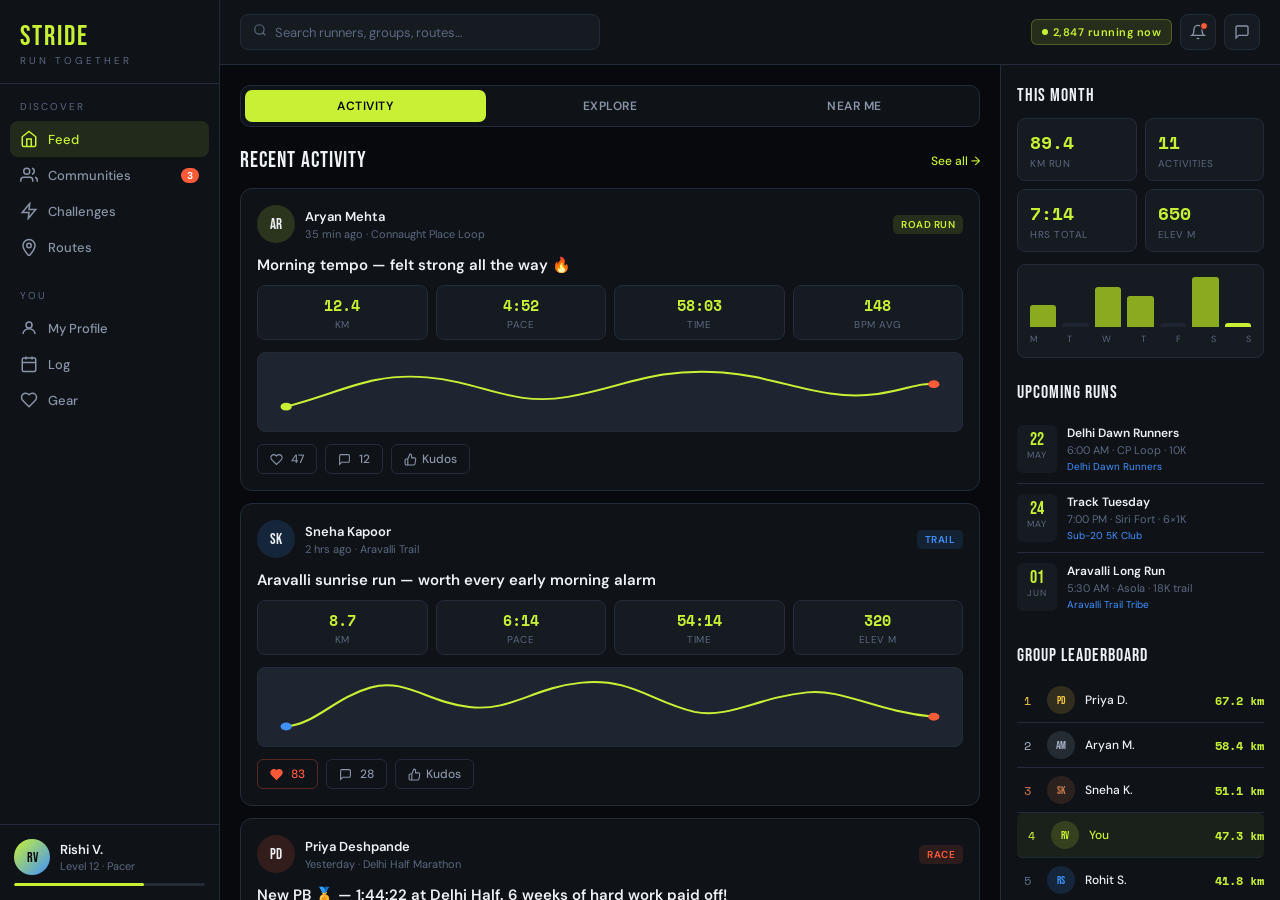
<file: stride.html>
<!DOCTYPE html>
<html lang="en">
<head>
<meta charset="UTF-8">
<meta name="viewport" content="width=device-width, initial-scale=1.0">
<title>STRIDE — Run Together</title>
<link rel="preconnect" href="https://fonts.googleapis.com">
<link href="https://fonts.googleapis.com/css2?family=Bebas+Neue&family=DM+Sans:wght@300;400;500;600&family=Space+Mono:wght@400;700&display=swap" rel="stylesheet">
<style>
  *{margin:0;padding:0;box-sizing:border-box;}
  :root{
    --bg:#07090C;
    --surface:#0F1318;
    --surface2:#161B22;
    --surface3:#1E2430;
    --border:#232B38;
    --lime:#C8F135;
    --lime-dim:#8AAA1F;
    --coral:#FF5B38;
    --blue:#3F91FF;
    --text:#EDF0F4;
    --muted:#5C6780;
    --muted2:#8A93A8;
    --font-display:'Bebas Neue',sans-serif;
    --font-body:'DM Sans',sans-serif;
    --font-mono:'Space Mono',monospace;
  }
  html{font-family:var(--font-body);background:var(--bg);color:var(--text);font-size:14px;min-height:100vh;}
  body{display:flex;height:100vh;overflow:hidden;}

  /* SCROLLBAR */
  ::-webkit-scrollbar{width:4px;}
  ::-webkit-scrollbar-track{background:transparent;}
  ::-webkit-scrollbar-thumb{background:var(--border);border-radius:4px;}

  /* SIDEBAR LEFT */
  .sidebar{width:220px;min-width:220px;background:var(--surface);border-right:1px solid var(--border);display:flex;flex-direction:column;padding:0;overflow:hidden;}
  .logo{padding:20px 20px 16px;border-bottom:1px solid var(--border);}
  .logo-text{font-family:var(--font-display);font-size:28px;letter-spacing:2px;color:var(--lime);}
  .logo-sub{font-size:10px;color:var(--muted);letter-spacing:3px;text-transform:uppercase;margin-top:1px;}
  .nav{padding:12px 10px;flex:1;overflow-y:auto;}
  .nav-section{margin-bottom:20px;}
  .nav-label{font-size:10px;letter-spacing:2px;color:var(--muted);text-transform:uppercase;padding:4px 10px 8px;}
  .nav-item{display:flex;align-items:center;gap:10px;padding:9px 10px;border-radius:8px;cursor:pointer;transition:all 0.15s;color:var(--muted2);font-size:13px;font-weight:500;position:relative;}
  .nav-item:hover{background:var(--surface2);color:var(--text);}
  .nav-item.active{background:rgba(200,241,53,0.1);color:var(--lime);}
  .nav-item .nav-icon{width:18px;height:18px;display:flex;align-items:center;justify-content:center;flex-shrink:0;}
  .nav-item .badge{margin-left:auto;background:var(--coral);color:#fff;font-size:10px;font-weight:700;padding:1px 6px;border-radius:10px;}
  .nav-item.active .nav-icon svg{stroke:var(--lime);}
  .profile-card{padding:14px;border-top:1px solid var(--border);}
  .profile-row{display:flex;align-items:center;gap:10px;}
  .avatar{width:36px;height:36px;border-radius:50%;background:linear-gradient(135deg,#C8F135 0%,#3F91FF 100%);display:flex;align-items:center;justify-content:center;font-family:var(--font-display);font-size:14px;color:#07090C;flex-shrink:0;}
  .profile-name{font-size:13px;font-weight:600;color:var(--text);}
  .profile-level{font-size:11px;color:var(--muted);margin-top:1px;}
  .xp-bar{margin-top:8px;background:var(--border);border-radius:4px;height:3px;overflow:hidden;}
  .xp-fill{height:100%;width:68%;background:var(--lime);border-radius:4px;}

  /* MAIN */
  .main{flex:1;display:flex;flex-direction:column;overflow:hidden;}
  .topbar{display:flex;align-items:center;gap:12px;padding:14px 20px;border-bottom:1px solid var(--border);background:var(--surface);}
  .search-box{flex:1;max-width:360px;background:var(--surface2);border:1px solid var(--border);border-radius:8px;padding:8px 12px;display:flex;align-items:center;gap:8px;}
  .search-box input{background:transparent;border:none;outline:none;color:var(--text);font-family:var(--font-body);font-size:13px;width:100%;}
  .search-box input::placeholder{color:var(--muted);}
  .search-icon svg{width:14px;height:14px;stroke:var(--muted);flex-shrink:0;}
  .topbar-actions{margin-left:auto;display:flex;align-items:center;gap:8px;}
  .icon-btn{width:36px;height:36px;background:var(--surface2);border:1px solid var(--border);border-radius:8px;display:flex;align-items:center;justify-content:center;cursor:pointer;transition:0.15s;}
  .icon-btn:hover{background:var(--surface3);}
  .icon-btn svg{width:16px;height:16px;stroke:var(--muted2);}
  .notif-dot{position:relative;}
  .notif-dot::after{content:'';position:absolute;top:7px;right:7px;width:6px;height:6px;background:var(--coral);border-radius:50%;border:1.5px solid var(--surface);}
  .live-badge{background:rgba(200,241,53,0.12);border:1px solid rgba(200,241,53,0.25);color:var(--lime);font-size:11px;font-weight:600;padding:5px 10px;border-radius:6px;letter-spacing:0.5px;display:flex;align-items:center;gap:5px;}
  .live-dot{width:6px;height:6px;background:var(--lime);border-radius:50%;animation:pulse 1.5s infinite;}
  @keyframes pulse{0%,100%{opacity:1;}50%{opacity:0.3;}}

  .content-area{flex:1;display:flex;overflow:hidden;}

  /* FEED COLUMN */
  .feed-col{flex:1;overflow-y:auto;padding:20px;}
  .tabs{display:flex;gap:4px;margin-bottom:20px;background:var(--surface);border:1px solid var(--border);border-radius:10px;padding:4px;}
  .tab{flex:1;text-align:center;padding:8px;border-radius:7px;font-size:12px;font-weight:600;letter-spacing:0.5px;cursor:pointer;transition:0.15s;color:var(--muted2);text-transform:uppercase;}
  .tab.active{background:var(--lime);color:#07090C;}
  .tab:hover:not(.active){color:var(--text);background:var(--surface2);}
  .section-header{display:flex;align-items:center;justify-content:space-between;margin-bottom:14px;}
  .section-title{font-family:var(--font-display);font-size:22px;letter-spacing:1px;color:var(--text);}
  .see-all{font-size:12px;color:var(--lime);cursor:pointer;font-weight:500;}

  /* ACTIVITY CARD */
  .activity-card{background:var(--surface);border:1px solid var(--border);border-radius:12px;padding:16px;margin-bottom:12px;transition:0.2s;cursor:pointer;}
  .activity-card:hover{border-color:rgba(200,241,53,0.3);background:var(--surface2);}
  .ac-header{display:flex;align-items:center;gap:10px;margin-bottom:12px;}
  .ac-avatar{width:38px;height:38px;border-radius:50%;object-fit:cover;flex-shrink:0;}
  .ac-avatar-placeholder{width:38px;height:38px;border-radius:50%;display:flex;align-items:center;justify-content:center;font-family:var(--font-display);font-size:15px;flex-shrink:0;}
  .ac-name{font-size:13px;font-weight:600;color:var(--text);}
  .ac-meta{font-size:11px;color:var(--muted);margin-top:2px;}
  .ac-badge{margin-left:auto;font-size:10px;padding:3px 8px;border-radius:5px;font-weight:600;text-transform:uppercase;letter-spacing:0.5px;}
  .badge-run{background:rgba(200,241,53,0.12);color:var(--lime);}
  .badge-trail{background:rgba(63,145,255,0.12);color:var(--blue);}
  .badge-race{background:rgba(255,91,56,0.12);color:var(--coral);}
  .ac-title{font-size:15px;font-weight:600;color:var(--text);margin-bottom:10px;}
  .ac-stats{display:grid;grid-template-columns:repeat(4,1fr);gap:8px;margin-bottom:12px;}
  .stat-pill{background:var(--surface2);border:1px solid var(--border);border-radius:8px;padding:8px 10px;text-align:center;}
  .stat-val{font-family:var(--font-mono);font-size:15px;font-weight:700;color:var(--lime);}
  .stat-lbl{font-size:10px;color:var(--muted);text-transform:uppercase;letter-spacing:0.5px;margin-top:2px;}
  .map-preview{background:var(--surface3);border-radius:8px;height:80px;display:flex;align-items:center;justify-content:center;overflow:hidden;position:relative;margin-bottom:12px;border:1px solid var(--border);}
  .map-svg{width:100%;height:100%;}
  .ac-actions{display:flex;align-items:center;gap:8px;}
  .action-btn{display:flex;align-items:center;gap:5px;padding:6px 12px;border-radius:6px;border:1px solid var(--border);background:transparent;color:var(--muted2);font-family:var(--font-body);font-size:12px;font-weight:500;cursor:pointer;transition:0.15s;}
  .action-btn:hover{background:var(--surface2);color:var(--text);}
  .action-btn.liked{color:var(--coral);border-color:rgba(255,91,56,0.3);}
  .action-btn svg{width:13px;height:13px;stroke:currentColor;}
  .action-btn span{margin-left:3px;}

  /* GROUPS */
  .group-grid{display:grid;grid-template-columns:1fr 1fr;gap:12px;margin-bottom:20px;}
  .group-card{background:var(--surface);border:1px solid var(--border);border-radius:12px;padding:14px;cursor:pointer;transition:0.2s;position:relative;overflow:hidden;}
  .group-card:hover{border-color:rgba(200,241,53,0.3);}
  .group-card::before{content:'';position:absolute;top:0;left:0;right:0;height:3px;}
  .group-card.g1::before{background:var(--lime);}
  .group-card.g2::before{background:var(--blue);}
  .group-card.g3::before{background:var(--coral);}
  .group-card.g4::before{background:#B57BFF;}
  .group-name{font-size:14px;font-weight:600;color:var(--text);margin-bottom:4px;}
  .group-desc{font-size:11px;color:var(--muted);margin-bottom:10px;line-height:1.5;}
  .group-footer{display:flex;align-items:center;justify-content:space-between;}
  .member-count{font-size:11px;color:var(--muted2);display:flex;align-items:center;gap:4px;}
  .member-count svg{width:12px;height:12px;stroke:var(--muted2);}
  .join-btn{font-size:11px;font-weight:600;padding:4px 10px;border-radius:5px;border:none;cursor:pointer;transition:0.15s;}
  .join-btn.join{background:rgba(200,241,53,0.12);color:var(--lime);}
  .join-btn.join:hover{background:rgba(200,241,53,0.2);}
  .join-btn.joined{background:var(--surface3);color:var(--muted2);}
  .next-run{background:rgba(200,241,53,0.08);border:1px solid rgba(200,241,53,0.15);border-radius:6px;padding:6px 8px;margin-top:8px;font-size:10px;color:var(--lime-dim);}
  .next-run strong{color:var(--lime);}

  /* CHALLENGES */
  .challenge-card{background:var(--surface);border:1px solid var(--border);border-radius:12px;padding:16px;margin-bottom:12px;display:flex;gap:14px;align-items:flex-start;cursor:pointer;transition:0.2s;}
  .challenge-card:hover{border-color:rgba(200,241,53,0.3);}
  .challenge-icon{width:46px;height:46px;border-radius:10px;display:flex;align-items:center;justify-content:center;flex-shrink:0;font-size:22px;}
  .ci-lime{background:rgba(200,241,53,0.12);}
  .ci-blue{background:rgba(63,145,255,0.12);}
  .ci-coral{background:rgba(255,91,56,0.12);}
  .challenge-content{flex:1;}
  .challenge-name{font-size:14px;font-weight:600;color:var(--text);margin-bottom:3px;}
  .challenge-desc{font-size:11px;color:var(--muted);margin-bottom:10px;line-height:1.5;}
  .challenge-progress{margin-bottom:8px;}
  .progress-bar{background:var(--surface3);border-radius:4px;height:5px;overflow:hidden;margin-top:4px;}
  .progress-fill{height:100%;border-radius:4px;background:var(--lime);}
  .progress-label{display:flex;justify-content:space-between;font-size:10px;color:var(--muted);}
  .progress-label span:last-child{color:var(--lime);font-weight:600;}
  .challenge-meta{display:flex;align-items:center;gap:10px;}
  .ch-meta-item{font-size:11px;color:var(--muted2);display:flex;align-items:center;gap:3px;}
  .ch-meta-item svg{width:11px;height:11px;stroke:var(--muted2);}
  .accept-btn{padding:5px 12px;border-radius:6px;border:none;cursor:pointer;font-family:var(--font-body);font-size:11px;font-weight:600;transition:0.15s;}
  .accept-btn.accept{background:var(--lime);color:#07090C;}
  .accept-btn.accept:hover{background:#D4F570;}
  .accept-btn.in{background:var(--surface3);color:var(--muted2);}

  /* RIGHT PANEL */
  .right-panel{width:280px;min-width:280px;border-left:1px solid var(--border);background:var(--surface);overflow-y:auto;padding:20px 16px;}
  .rp-section{margin-bottom:24px;}
  .rp-title{font-family:var(--font-display);font-size:18px;letter-spacing:1px;margin-bottom:12px;color:var(--text);}
  .stat-row{display:grid;grid-template-columns:1fr 1fr;gap:8px;margin-bottom:12px;}
  .stat-box{background:var(--surface2);border:1px solid var(--border);border-radius:8px;padding:10px 12px;}
  .stat-box .val{font-family:var(--font-mono);font-size:18px;font-weight:700;color:var(--lime);}
  .stat-box .lbl{font-size:10px;color:var(--muted);text-transform:uppercase;letter-spacing:0.5px;margin-top:2px;}
  .weekly-chart{background:var(--surface2);border:1px solid var(--border);border-radius:8px;padding:12px;}
  .chart-bars{display:flex;align-items:flex-end;gap:6px;height:50px;margin-bottom:6px;}
  .bar{flex:1;border-radius:3px 3px 0 0;background:var(--surface3);transition:0.2s;cursor:pointer;min-height:4px;}
  .bar:hover{filter:brightness(1.2);}
  .bar.active{background:var(--lime);}
  .bar.partial{background:var(--lime-dim);}
  .chart-labels{display:flex;justify-content:space-between;font-size:9px;color:var(--muted);}
  .integrations{display:flex;flex-direction:column;gap:8px;}
  .integration-row{display:flex;align-items:center;gap:10px;padding:10px 12px;background:var(--surface2);border:1px solid var(--border);border-radius:8px;cursor:pointer;transition:0.15s;}
  .integration-row:hover{border-color:var(--muted);}
  .int-logo{width:28px;height:28px;border-radius:6px;display:flex;align-items:center;justify-content:center;font-size:12px;font-weight:700;flex-shrink:0;}
  .int-strava{background:#FC4C02;color:#fff;}
  .int-garmin{background:#007CC3;color:#fff;}
  .int-polar{background:#D2051E;color:#fff;}
  .int-info{flex:1;}
  .int-name{font-size:12px;font-weight:600;color:var(--text);}
  .int-status{font-size:10px;margin-top:1px;}
  .status-connected{color:var(--lime);}
  .status-connect{color:var(--muted);}
  .int-arrow svg{width:14px;height:14px;stroke:var(--muted);}
  .upcoming-run{display:flex;gap:10px;padding:10px 0;border-bottom:1px solid var(--border);}
  .upcoming-run:last-child{border-bottom:none;}
  .ur-date{text-align:center;background:var(--surface2);border-radius:6px;padding:6px 10px;min-width:40px;}
  .ur-day{font-family:var(--font-display);font-size:18px;line-height:1;color:var(--lime);}
  .ur-mon{font-size:9px;color:var(--muted);text-transform:uppercase;letter-spacing:1px;}
  .ur-info{flex:1;}
  .ur-name{font-size:12px;font-weight:600;color:var(--text);}
  .ur-details{font-size:11px;color:var(--muted);margin-top:2px;}
  .ur-group{font-size:10px;color:var(--blue);margin-top:3px;}

  /* LEADERBOARD */
  .lb-row{display:flex;align-items:center;gap:10px;padding:8px 0;border-bottom:1px solid var(--border);}
  .lb-row:last-child{border-bottom:none;}
  .lb-rank{font-family:var(--font-mono);font-size:12px;color:var(--muted);width:20px;text-align:center;flex-shrink:0;}
  .lb-rank.gold{color:#F5C842;}
  .lb-rank.silver{color:#A8B4C8;}
  .lb-rank.bronze{color:#CD7C4D;}
  .lb-av{width:28px;height:28px;border-radius:50%;display:flex;align-items:center;justify-content:center;font-family:var(--font-display);font-size:11px;flex-shrink:0;}
  .lb-name{flex:1;font-size:12px;font-weight:500;color:var(--text);}
  .lb-val{font-family:var(--font-mono);font-size:12px;color:var(--lime);font-weight:700;}

  /* PANEL VISIBILITY */
  .panel{display:none;}
  .panel.active{display:block;}

  /* ROUTE MAP SVG TRAIL */
  .trail-path{stroke:var(--lime);stroke-width:2;fill:none;stroke-linecap:round;stroke-linejoin:round;}
  .trail-dot{fill:var(--lime);}
  .trail-dot-end{fill:var(--coral);}

  /* TOOLTIPS on bars */
  .chart-bars .bar[data-val]{position:relative;}

  /* ANIMATION */
  @keyframes fadeIn{from{opacity:0;transform:translateY(8px);}to{opacity:1;transform:translateY(0);}}
  .activity-card,.group-card,.challenge-card{animation:fadeIn 0.3s ease both;}

  /* NOTIFICATION TOAST */
  .toast{position:fixed;bottom:24px;right:24px;background:var(--surface2);border:1px solid var(--lime);border-radius:10px;padding:12px 16px;display:flex;align-items:center;gap:10px;font-size:12px;color:var(--text);z-index:100;transform:translateY(20px);opacity:0;transition:0.3s;pointer-events:none;max-width:260px;}
  .toast.show{transform:translateY(0);opacity:1;}
  .toast-icon{color:var(--lime);font-size:18px;}
</style>
</head>
<body>

<!-- SIDEBAR -->
<aside class="sidebar">
  <div class="logo">
    <div class="logo-text">STRIDE</div>
    <div class="logo-sub">Run Together</div>
  </div>
  <nav class="nav">
    <div class="nav-section">
      <div class="nav-label">Discover</div>
      <div class="nav-item active" data-tab="feed" onclick="switchNav(this,'feed')">
        <span class="nav-icon"><svg viewBox="0 0 24 24" fill="none" stroke="currentColor" stroke-width="2"><path d="M3 9l9-7 9 7v11a2 2 0 0 1-2 2H5a2 2 0 0 1-2-2z"/><polyline points="9 22 9 12 15 12 15 22"/></svg></span>
        Feed
      </div>
      <div class="nav-item" data-tab="groups" onclick="switchNav(this,'groups')">
        <span class="nav-icon"><svg viewBox="0 0 24 24" fill="none" stroke="currentColor" stroke-width="2"><path d="M17 21v-2a4 4 0 0 0-4-4H5a4 4 0 0 0-4 4v2"/><circle cx="9" cy="7" r="4"/><path d="M23 21v-2a4 4 0 0 0-3-3.87"/><path d="M16 3.13a4 4 0 0 1 0 7.75"/></svg></span>
        Communities
        <span class="badge">3</span>
      </div>
      <div class="nav-item" data-tab="challenges" onclick="switchNav(this,'challenges')">
        <span class="nav-icon"><svg viewBox="0 0 24 24" fill="none" stroke="currentColor" stroke-width="2"><polygon points="13 2 3 14 12 14 11 22 21 10 12 10 13 2"/></svg></span>
        Challenges
      </div>
      <div class="nav-item" onclick="showToast('Routes feature coming soon!')">
        <span class="nav-icon"><svg viewBox="0 0 24 24" fill="none" stroke="currentColor" stroke-width="2"><circle cx="12" cy="10" r="3"/><path d="M12 2a8 8 0 0 1 8 8c0 5.25-8 14-8 14S4 15.25 4 10a8 8 0 0 1 8-8z"/></svg></span>
        Routes
      </div>
    </div>
    <div class="nav-section">
      <div class="nav-label">You</div>
      <div class="nav-item" onclick="showToast('Profile page coming soon!')">
        <span class="nav-icon"><svg viewBox="0 0 24 24" fill="none" stroke="currentColor" stroke-width="2"><circle cx="12" cy="8" r="4"/><path d="M4 20c0-4 3.6-7 8-7s8 3 8 7"/></svg></span>
        My Profile
      </div>
      <div class="nav-item" onclick="showToast('Training log coming soon!')">
        <span class="nav-icon"><svg viewBox="0 0 24 24" fill="none" stroke="currentColor" stroke-width="2"><rect x="3" y="4" width="18" height="18" rx="2"/><line x1="16" y1="2" x2="16" y2="6"/><line x1="8" y1="2" x2="8" y2="6"/><line x1="3" y1="10" x2="21" y2="10"/></svg></span>
        Log
      </div>
      <div class="nav-item" onclick="showToast('Gear tracking coming soon!')">
        <span class="nav-icon"><svg viewBox="0 0 24 24" fill="none" stroke="currentColor" stroke-width="2"><path d="M19 14c1.49-1.46 3-3.21 3-5.5A5.5 5.5 0 0 0 16.5 3c-1.76 0-3 .5-4.5 2-1.5-1.5-2.74-2-4.5-2A5.5 5.5 0 0 0 2 8.5c0 2.3 1.5 4.05 3 5.5l7 7Z"/></svg></span>
        Gear
      </div>
    </div>
  </nav>
  <div class="profile-card">
    <div class="profile-row">
      <div class="avatar">RV</div>
      <div>
        <div class="profile-name">Rishi V.</div>
        <div class="profile-level">Level 12 · Pacer</div>
      </div>
    </div>
    <div class="xp-bar"><div class="xp-fill"></div></div>
  </div>
</aside>

<!-- MAIN -->
<main class="main">
  <!-- TOPBAR -->
  <div class="topbar">
    <div class="search-box">
      <span class="search-icon"><svg viewBox="0 0 24 24" fill="none" stroke="currentColor" stroke-width="2"><circle cx="11" cy="11" r="8"/><line x1="21" y1="21" x2="16.65" y2="16.65"/></svg></span>
      <input type="text" placeholder="Search runners, groups, routes…" />
    </div>
    <div class="topbar-actions">
      <div class="live-badge"><span class="live-dot"></span> 2,847 running now</div>
      <div class="icon-btn notif-dot" onclick="showToast('You have 3 new notifications')">
        <svg viewBox="0 0 24 24" fill="none" stroke="currentColor" stroke-width="2"><path d="M18 8A6 6 0 0 0 6 8c0 7-3 9-3 9h18s-3-2-3-9"/><path d="M13.73 21a2 2 0 0 1-3.46 0"/></svg>
      </div>
      <div class="icon-btn" onclick="showToast('Messages coming soon!')">
        <svg viewBox="0 0 24 24" fill="none" stroke="currentColor" stroke-width="2"><path d="M21 15a2 2 0 0 1-2 2H7l-4 4V5a2 2 0 0 1 2-2h14a2 2 0 0 1 2 2z"/></svg>
      </div>
    </div>
  </div>

  <div class="content-area">
    <!-- FEED / PANELS -->
    <div class="feed-col">

      <!-- FEED PANEL -->
      <div id="panel-feed" class="panel active">
        <div class="tabs">
          <div class="tab active" onclick="switchTab(this,'feed')">Activity</div>
          <div class="tab" onclick="switchTab(this,'explore')">Explore</div>
          <div class="tab" onclick="switchTab(this,'local')">Near Me</div>
        </div>

        <div class="section-header">
          <div class="section-title">Recent Activity</div>
          <div class="see-all">See all →</div>
        </div>

        <!-- CARD 1 -->
        <div class="activity-card">
          <div class="ac-header">
            <div class="ac-avatar-placeholder" style="background:rgba(200,241,53,0.15);">AR</div>
            <div>
              <div class="ac-name">Aryan Mehta</div>
              <div class="ac-meta">35 min ago · Connaught Place Loop</div>
            </div>
            <div class="ac-badge badge-run">Road Run</div>
          </div>
          <div class="ac-title">Morning tempo — felt strong all the way 🔥</div>
          <div class="ac-stats">
            <div class="stat-pill"><div class="stat-val">12.4</div><div class="stat-lbl">km</div></div>
            <div class="stat-pill"><div class="stat-val">4:52</div><div class="stat-lbl">pace</div></div>
            <div class="stat-pill"><div class="stat-val">58:03</div><div class="stat-lbl">time</div></div>
            <div class="stat-pill"><div class="stat-val">148</div><div class="stat-lbl">bpm avg</div></div>
          </div>
          <div class="map-preview">
            <svg class="map-svg" viewBox="0 0 500 80" preserveAspectRatio="none">
              <path class="trail-path" d="M20,55 C60,40 80,20 120,25 C160,30 180,55 220,45 C260,35 280,15 330,20 C370,24 400,50 440,42 C460,38 470,30 480,32" stroke-dasharray="600" stroke-dashoffset="0"/>
              <circle class="trail-dot" cx="20" cy="55" r="4"/>
              <circle class="trail-dot-end" cx="480" cy="32" r="4"/>
            </svg>
          </div>
          <div class="ac-actions">
            <button class="action-btn" onclick="toggleLike(this)">
              <svg viewBox="0 0 24 24" fill="none" stroke="currentColor" stroke-width="2"><path d="M20.84 4.61a5.5 5.5 0 0 0-7.78 0L12 5.67l-1.06-1.06a5.5 5.5 0 0 0-7.78 7.78l1.06 1.06L12 21.23l7.78-7.78 1.06-1.06a5.5 5.5 0 0 0 0-7.78z"/></svg>
              <span>47</span>
            </button>
            <button class="action-btn" onclick="showToast('Comments coming soon!')">
              <svg viewBox="0 0 24 24" fill="none" stroke="currentColor" stroke-width="2"><path d="M21 15a2 2 0 0 1-2 2H7l-4 4V5a2 2 0 0 1 2-2h14a2 2 0 0 1 2 2z"/></svg>
              <span>12</span>
            </button>
            <button class="action-btn" onclick="showToast('Give a kudos to Aryan!')">
              <svg viewBox="0 0 24 24" fill="none" stroke="currentColor" stroke-width="2"><path d="M14 9V5a3 3 0 0 0-3-3l-4 9v11h11.28a2 2 0 0 0 2-1.7l1.38-9a2 2 0 0 0-2-2.3H14z"/><path d="M7 22H4a2 2 0 0 1-2-2v-7a2 2 0 0 1 2-2h3"/></svg>
              Kudos
            </button>
          </div>
        </div>

        <!-- CARD 2 -->
        <div class="activity-card">
          <div class="ac-header">
            <div class="ac-avatar-placeholder" style="background:rgba(63,145,255,0.15);">SK</div>
            <div>
              <div class="ac-name">Sneha Kapoor</div>
              <div class="ac-meta">2 hrs ago · Aravalli Trail</div>
            </div>
            <div class="ac-badge badge-trail">Trail</div>
          </div>
          <div class="ac-title">Aravalli sunrise run — worth every early morning alarm</div>
          <div class="ac-stats">
            <div class="stat-pill"><div class="stat-val">8.7</div><div class="stat-lbl">km</div></div>
            <div class="stat-pill"><div class="stat-val">6:14</div><div class="stat-lbl">pace</div></div>
            <div class="stat-pill"><div class="stat-val">54:14</div><div class="stat-lbl">time</div></div>
            <div class="stat-pill"><div class="stat-val">320</div><div class="stat-lbl">elev m</div></div>
          </div>
          <div class="map-preview">
            <svg class="map-svg" viewBox="0 0 500 80" preserveAspectRatio="none">
              <path class="trail-path" d="M20,60 C40,58 55,30 80,20 C105,10 120,35 150,40 C180,45 195,20 230,15 C265,10 280,35 310,45 C335,52 355,30 390,25 C415,21 440,45 480,50" stroke-dasharray="600" stroke-dashoffset="0" stroke="#3F91FF"/>
              <circle cx="20" cy="60" r="4" fill="#3F91FF"/>
              <circle cx="480" cy="50" r="4" fill="#FF5B38"/>
            </svg>
          </div>
          <div class="ac-actions">
            <button class="action-btn liked" onclick="toggleLike(this)">
              <svg viewBox="0 0 24 24" fill="currentColor" stroke="currentColor" stroke-width="2"><path d="M20.84 4.61a5.5 5.5 0 0 0-7.78 0L12 5.67l-1.06-1.06a5.5 5.5 0 0 0-7.78 7.78l1.06 1.06L12 21.23l7.78-7.78 1.06-1.06a5.5 5.5 0 0 0 0-7.78z"/></svg>
              <span>83</span>
            </button>
            <button class="action-btn" onclick="showToast('Comments coming soon!')">
              <svg viewBox="0 0 24 24" fill="none" stroke="currentColor" stroke-width="2"><path d="M21 15a2 2 0 0 1-2 2H7l-4 4V5a2 2 0 0 1 2-2h14a2 2 0 0 1 2 2z"/></svg>
              <span>28</span>
            </button>
            <button class="action-btn" onclick="showToast('Kudos sent to Sneha!')">
              <svg viewBox="0 0 24 24" fill="none" stroke="currentColor" stroke-width="2"><path d="M14 9V5a3 3 0 0 0-3-3l-4 9v11h11.28a2 2 0 0 0 2-1.7l1.38-9a2 2 0 0 0-2-2.3H14z"/><path d="M7 22H4a2 2 0 0 1-2-2v-7a2 2 0 0 1 2-2h3"/></svg>
              Kudos
            </button>
          </div>
        </div>

        <!-- CARD 3 RACE -->
        <div class="activity-card">
          <div class="ac-header">
            <div class="ac-avatar-placeholder" style="background:rgba(255,91,56,0.15);">PD</div>
            <div>
              <div class="ac-name">Priya Deshpande</div>
              <div class="ac-meta">Yesterday · Delhi Half Marathon</div>
            </div>
            <div class="ac-badge badge-race">Race</div>
          </div>
          <div class="ac-title">New PB 🏅 — 1:44:22 at Delhi Half. 6 weeks of hard work paid off!</div>
          <div class="ac-stats">
            <div class="stat-pill"><div class="stat-val">21.1</div><div class="stat-lbl">km</div></div>
            <div class="stat-pill"><div class="stat-val">4:58</div><div class="stat-lbl">pace</div></div>
            <div class="stat-pill"><div class="stat-val">1:44</div><div class="stat-lbl">time</div></div>
            <div class="stat-pill"><div class="stat-val">162</div><div class="stat-lbl">bpm avg</div></div>
          </div>
          <div class="ac-actions">
            <button class="action-btn" onclick="toggleLike(this)">
              <svg viewBox="0 0 24 24" fill="none" stroke="currentColor" stroke-width="2"><path d="M20.84 4.61a5.5 5.5 0 0 0-7.78 0L12 5.67l-1.06-1.06a5.5 5.5 0 0 0-7.78 7.78l1.06 1.06L12 21.23l7.78-7.78 1.06-1.06a5.5 5.5 0 0 0 0-7.78z"/></svg>
              <span>241</span>
            </button>
            <button class="action-btn" onclick="showToast('Comments coming soon!')">
              <svg viewBox="0 0 24 24" fill="none" stroke="currentColor" stroke-width="2"><path d="M21 15a2 2 0 0 1-2 2H7l-4 4V5a2 2 0 0 1 2-2h14a2 2 0 0 1 2 2z"/></svg>
              <span>64</span>
            </button>
            <button class="action-btn" onclick="showToast('Kudos sent to Priya! Amazing PB!')">
              <svg viewBox="0 0 24 24" fill="none" stroke="currentColor" stroke-width="2"><path d="M14 9V5a3 3 0 0 0-3-3l-4 9v11h11.28a2 2 0 0 0 2-1.7l1.38-9a2 2 0 0 0-2-2.3H14z"/><path d="M7 22H4a2 2 0 0 1-2-2v-7a2 2 0 0 1 2-2h3"/></svg>
              Kudos
            </button>
          </div>
        </div>
      </div>

      <!-- GROUPS PANEL -->
      <div id="panel-groups" class="panel">
        <div class="section-header">
          <div class="section-title">Communities</div>
          <div class="see-all" onclick="showToast('Create your own group!')">+ Create Group</div>
        </div>
        <div class="group-grid">
          <div class="group-card g1" onclick="showToast('Joined Delhi Dawn Runners!')">
            <div class="group-name">Delhi Dawn Runners</div>
            <div class="group-desc">6AM crew. Connaught Place to Lodhi Garden. All paces welcome.</div>
            <div class="next-run"><strong>Next run:</strong> Tomorrow 6:00 AM · CP Loop</div>
            <div class="group-footer" style="margin-top:10px;">
              <div class="member-count"><svg viewBox="0 0 24 24" fill="none" stroke="currentColor" stroke-width="2"><path d="M17 21v-2a4 4 0 0 0-4-4H5a4 4 0 0 0-4 4v2"/><circle cx="9" cy="7" r="4"/><path d="M23 21v-2a4 4 0 0 0-3-3.87"/><path d="M16 3.13a4 4 0 0 1 0 7.75"/></svg>847 members</div>
              <button class="join-btn joined" onclick="event.stopPropagation();toggleJoin(this)">✓ Joined</button>
            </div>
          </div>
          <div class="group-card g2" onclick="showToast('Viewing Aravalli Trail Tribe!')">
            <div class="group-name">Aravalli Trail Tribe</div>
            <div class="group-desc">Weekend trail runs in the Aravalli range. Mud, elevation, and chai after.</div>
            <div class="next-run"><strong>Next run:</strong> Sat 5:30 AM · Asola Trail</div>
            <div class="group-footer" style="margin-top:10px;">
              <div class="member-count"><svg viewBox="0 0 24 24" fill="none" stroke="currentColor" stroke-width="2"><path d="M17 21v-2a4 4 0 0 0-4-4H5a4 4 0 0 0-4 4v2"/><circle cx="9" cy="7" r="4"/><path d="M23 21v-2a4 4 0 0 0-3-3.87"/><path d="M16 3.13a4 4 0 0 1 0 7.75"/></svg>413 members</div>
              <button class="join-btn join" onclick="event.stopPropagation();toggleJoin(this)">+ Join</button>
            </div>
          </div>
          <div class="group-card g3" onclick="showToast('Viewing Sub-20 5K Club!')">
            <div class="group-name">Sub-20 5K Club</div>
            <div class="group-desc">Speedwork, intervals, track sessions. Chasing sub-20 together. Data-driven training.</div>
            <div class="next-run"><strong>Next run:</strong> Fri 7:00 PM · Siri Fort Track</div>
            <div class="group-footer" style="margin-top:10px;">
              <div class="member-count"><svg viewBox="0 0 24 24" fill="none" stroke="currentColor" stroke-width="2"><path d="M17 21v-2a4 4 0 0 0-4-4H5a4 4 0 0 0-4 4v2"/><circle cx="9" cy="7" r="4"/><path d="M23 21v-2a4 4 0 0 0-3-3.87"/><path d="M16 3.13a4 4 0 0 1 0 7.75"/></svg>228 members</div>
              <button class="join-btn join" onclick="event.stopPropagation();toggleJoin(this)">+ Join</button>
            </div>
          </div>
          <div class="group-card g4" onclick="showToast('Viewing Ultrarunners NCR!')">
            <div class="group-name">Ultrarunners NCR</div>
            <div class="group-desc">50K and beyond. Long slow distances, midnight runs, and suffering together.</div>
            <div class="group-footer" style="margin-top:10px;">
              <div class="member-count"><svg viewBox="0 0 24 24" fill="none" stroke="currentColor" stroke-width="2"><path d="M17 21v-2a4 4 0 0 0-4-4H5a4 4 0 0 0-4 4v2"/><circle cx="9" cy="7" r="4"/><path d="M23 21v-2a4 4 0 0 0-3-3.87"/><path d="M16 3.13a4 4 0 0 1 0 7.75"/></svg>96 members</div>
              <button class="join-btn join" onclick="event.stopPropagation();toggleJoin(this)">+ Join</button>
            </div>
          </div>
        </div>
      </div>

      <!-- CHALLENGES PANEL -->
      <div id="panel-challenges" class="panel">
        <div class="section-header">
          <div class="section-title">Active Challenges</div>
          <div class="see-all" onclick="showToast('All challenges page coming soon!')">Browse all</div>
        </div>

        <div class="challenge-card">
          <div class="challenge-icon ci-lime">⚡</div>
          <div class="challenge-content">
            <div style="display:flex;justify-content:space-between;align-items:flex-start">
              <div class="challenge-name">May 150K Challenge</div>
              <button class="accept-btn in" onclick="showToast('Already enrolled in this challenge!')">In Progress</button>
            </div>
            <div class="challenge-desc">Run 150km this month. Any pace, any surface. Just keep moving.</div>
            <div class="challenge-progress">
              <div class="progress-label"><span>89.4 km done</span><span>150 km</span></div>
              <div class="progress-bar"><div class="progress-fill" style="width:60%"></div></div>
            </div>
            <div class="challenge-meta">
              <span class="ch-meta-item"><svg viewBox="0 0 24 24" fill="none" stroke="currentColor" stroke-width="2"><rect x="3" y="4" width="18" height="18" rx="2"/><line x1="16" y1="2" x2="16" y2="6"/><line x1="8" y1="2" x2="8" y2="6"/><line x1="3" y1="10" x2="21" y2="10"/></svg>10 days left</span>
              <span class="ch-meta-item"><svg viewBox="0 0 24 24" fill="none" stroke="currentColor" stroke-width="2"><path d="M17 21v-2a4 4 0 0 0-4-4H5a4 4 0 0 0-4 4v2"/><circle cx="9" cy="7" r="4"/><path d="M23 21v-2a4 4 0 0 0-3-3.87"/></svg>1,284 runners</span>
              <span class="ch-meta-item" style="color:var(--lime);font-weight:600;">🏆 Rank #142</span>
            </div>
          </div>
        </div>

        <div class="challenge-card">
          <div class="challenge-icon ci-blue">🌅</div>
          <div class="challenge-content">
            <div style="display:flex;justify-content:space-between;align-items:flex-start">
              <div class="challenge-name">10 Sunrise Runs</div>
              <button class="accept-btn in" onclick="showToast('6 more sunrise runs to go!')">In Progress</button>
            </div>
            <div class="challenge-desc">Log 10 runs that start before 7 AM. Any distance counts. Early birds win.</div>
            <div class="challenge-progress">
              <div class="progress-label"><span>4 of 10 runs</span><span>10 runs</span></div>
              <div class="progress-bar"><div class="progress-fill" style="width:40%;background:var(--blue)"></div></div>
            </div>
            <div class="challenge-meta">
              <span class="ch-meta-item"><svg viewBox="0 0 24 24" fill="none" stroke="currentColor" stroke-width="2"><rect x="3" y="4" width="18" height="18" rx="2"/><line x1="16" y1="2" x2="16" y2="6"/><line x1="8" y1="2" x2="8" y2="6"/><line x1="3" y1="10" x2="21" y2="10"/></svg>No deadline</span>
              <span class="ch-meta-item"><svg viewBox="0 0 24 24" fill="none" stroke="currentColor" stroke-width="2"><path d="M17 21v-2a4 4 0 0 0-4-4H5a4 4 0 0 0-4 4v2"/><circle cx="9" cy="7" r="4"/><path d="M23 21v-2a4 4 0 0 0-3-3.87"/></svg>562 runners</span>
            </div>
          </div>
        </div>

        <div class="challenge-card">
          <div class="challenge-icon ci-coral">🏃</div>
          <div class="challenge-content">
            <div style="display:flex;justify-content:space-between;align-items:flex-start">
              <div class="challenge-name">Sub-5 Pace Week</div>
              <button class="accept-btn accept" onclick="acceptChallenge(this)">Accept</button>
            </div>
            <div class="challenge-desc">Log at least 3 runs under 5:00/km pace in a single week. Speed test yourself.</div>
            <div class="challenge-meta" style="margin-top:8px;">
              <span class="ch-meta-item"><svg viewBox="0 0 24 24" fill="none" stroke="currentColor" stroke-width="2"><rect x="3" y="4" width="18" height="18" rx="2"/><line x1="16" y1="2" x2="16" y2="6"/><line x1="8" y1="2" x2="8" y2="6"/><line x1="3" y1="10" x2="21" y2="10"/></svg>Starts Mon</span>
              <span class="ch-meta-item"><svg viewBox="0 0 24 24" fill="none" stroke="currentColor" stroke-width="2"><path d="M17 21v-2a4 4 0 0 0-4-4H5a4 4 0 0 0-4 4v2"/><circle cx="9" cy="7" r="4"/><path d="M23 21v-2a4 4 0 0 0-3-3.87"/></svg>89 runners</span>
              <span class="ch-meta-item" style="color:var(--coral);">🔥 New this week</span>
            </div>
          </div>
        </div>

        <div class="challenge-card">
          <div class="challenge-icon" style="background:rgba(181,123,255,0.12);">🤝</div>
          <div class="challenge-content">
            <div style="display:flex;justify-content:space-between;align-items:flex-start">
              <div class="challenge-name">Group Relay — Delhi Edition</div>
              <button class="accept-btn accept" onclick="acceptChallenge(this)">Join Team</button>
            </div>
            <div class="challenge-desc">Team of 5 splits a 100km relay. Sign up, get matched, run your leg. Happening 8 Jun.</div>
            <div class="challenge-meta" style="margin-top:8px;">
              <span class="ch-meta-item"><svg viewBox="0 0 24 24" fill="none" stroke="currentColor" stroke-width="2"><rect x="3" y="4" width="18" height="18" rx="2"/><line x1="16" y1="2" x2="16" y2="6"/><line x1="8" y1="2" x2="8" y2="6"/><line x1="3" y1="10" x2="21" y2="10"/></svg>Jun 8</span>
              <span class="ch-meta-item"><svg viewBox="0 0 24 24" fill="none" stroke="currentColor" stroke-width="2"><path d="M17 21v-2a4 4 0 0 0-4-4H5a4 4 0 0 0-4 4v2"/><circle cx="9" cy="7" r="4"/><path d="M23 21v-2a4 4 0 0 0-3-3.87"/></svg>12 teams, 3 open spots</span>
            </div>
          </div>
        </div>
      </div>

    </div><!-- end feed-col -->

    <!-- RIGHT PANEL -->
    <aside class="right-panel">

      <!-- MY STATS -->
      <div class="rp-section">
        <div class="rp-title">This Month</div>
        <div class="stat-row">
          <div class="stat-box"><div class="val">89.4</div><div class="lbl">km run</div></div>
          <div class="stat-box"><div class="val">11</div><div class="lbl">activities</div></div>
          <div class="stat-box"><div class="val">7:14</div><div class="lbl">hrs total</div></div>
          <div class="stat-box"><div class="val">650</div><div class="lbl">elev m</div></div>
        </div>
        <div class="weekly-chart">
          <div class="chart-bars" id="chartBars"></div>
          <div class="chart-labels" id="chartLabels"></div>
        </div>
      </div>

      <!-- UPCOMING RUNS -->
      <div class="rp-section">
        <div class="rp-title">Upcoming Runs</div>
        <div class="upcoming-run">
          <div class="ur-date"><div class="ur-day">22</div><div class="ur-mon">May</div></div>
          <div class="ur-info">
            <div class="ur-name">Delhi Dawn Runners</div>
            <div class="ur-details">6:00 AM · CP Loop · 10K</div>
            <div class="ur-group">Delhi Dawn Runners</div>
          </div>
        </div>
        <div class="upcoming-run">
          <div class="ur-date"><div class="ur-day">24</div><div class="ur-mon">May</div></div>
          <div class="ur-info">
            <div class="ur-name">Track Tuesday</div>
            <div class="ur-details">7:00 PM · Siri Fort · 6×1K</div>
            <div class="ur-group">Sub-20 5K Club</div>
          </div>
        </div>
        <div class="upcoming-run">
          <div class="ur-date"><div class="ur-day">01</div><div class="ur-mon">Jun</div></div>
          <div class="ur-info">
            <div class="ur-name">Aravalli Long Run</div>
            <div class="ur-details">5:30 AM · Asola · 18K trail</div>
            <div class="ur-group">Aravalli Trail Tribe</div>
          </div>
        </div>
      </div>

      <!-- WEEKLY LEADERBOARD -->
      <div class="rp-section">
        <div class="rp-title">Group Leaderboard</div>
        <div id="leaderboard">
          <div class="lb-row"><div class="lb-rank gold">1</div><div class="lb-av" style="background:rgba(245,200,66,0.15);color:#F5C842">PD</div><div class="lb-name">Priya D.</div><div class="lb-val">67.2 km</div></div>
          <div class="lb-row"><div class="lb-rank silver">2</div><div class="lb-av" style="background:rgba(168,180,200,0.15);color:#A8B4C8">AM</div><div class="lb-name">Aryan M.</div><div class="lb-val">58.4 km</div></div>
          <div class="lb-row"><div class="lb-rank bronze">3</div><div class="lb-av" style="background:rgba(205,124,77,0.15);color:#CD7C4D">SK</div><div class="lb-name">Sneha K.</div><div class="lb-val">51.1 km</div></div>
          <div class="lb-row" style="background:rgba(200,241,53,0.06);border-radius:6px;padding-left:4px;"><div class="lb-rank" style="color:var(--lime)">4</div><div class="lb-av" style="background:rgba(200,241,53,0.15);color:var(--lime)">RV</div><div class="lb-name" style="color:var(--lime)">You</div><div class="lb-val">47.3 km</div></div>
          <div class="lb-row"><div class="lb-rank">5</div><div class="lb-av" style="background:rgba(63,145,255,0.15);color:var(--blue)">RS</div><div class="lb-name">Rohit S.</div><div class="lb-val">41.8 km</div></div>
        </div>
      </div>

      <!-- INTEGRATIONS -->
      <div class="rp-section">
        <div class="rp-title">Connected Apps</div>
        <div class="integrations">
          <div class="integration-row" onclick="showToast('Strava is syncing your activities!')">
            <div class="int-logo int-strava">S</div>
            <div class="int-info">
              <div class="int-name">Strava</div>
              <div class="int-status status-connected">● Synced 35 min ago</div>
            </div>
            <div class="int-arrow"><svg viewBox="0 0 24 24" fill="none" stroke="currentColor" stroke-width="2"><polyline points="9 18 15 12 9 6"/></svg></div>
          </div>
          <div class="integration-row" onclick="showToast('Garmin Connect synced!')">
            <div class="int-logo int-garmin">G</div>
            <div class="int-info">
              <div class="int-name">Garmin Connect</div>
              <div class="int-status status-connected">● Synced 1 hr ago</div>
            </div>
            <div class="int-arrow"><svg viewBox="0 0 24 24" fill="none" stroke="currentColor" stroke-width="2"><polyline points="9 18 15 12 9 6"/></svg></div>
          </div>
          <div class="integration-row" onclick="showToast('Click to connect Polar Flow!')">
            <div class="int-logo int-polar">P</div>
            <div class="int-info">
              <div class="int-name">Polar Flow</div>
              <div class="int-status status-connect">Connect account →</div>
            </div>
            <div class="int-arrow"><svg viewBox="0 0 24 24" fill="none" stroke="currentColor" stroke-width="2"><polyline points="9 18 15 12 9 6"/></svg></div>
          </div>
        </div>
      </div>

    </aside>
  </div>
</main>

<!-- TOAST -->
<div class="toast" id="toast">
  <span class="toast-icon">⚡</span>
  <span id="toast-msg">Message here</span>
</div>

<script>
  // BUILD WEEKLY CHART
  const weekData = [
    {day:'M',km:6.2,active:false},
    {day:'T',km:0,active:false},
    {day:'W',km:11.4,active:false},
    {day:'T',km:8.7,active:false},
    {day:'F',km:0,active:false},
    {day:'S',km:14.2,active:false},
    {day:'S',km:0,active:true}
  ];
  const maxKm = Math.max(...weekData.map(d=>d.km),1);
  const barsEl = document.getElementById('chartBars');
  const labelsEl = document.getElementById('chartLabels');
  weekData.forEach(d=>{
    const bar = document.createElement('div');
    bar.className = 'bar' + (d.active?' active':(d.km>0?' partial':''));
    bar.style.height = d.km>0 ? Math.max(6,Math.round((d.km/maxKm)*50))+'px' : '4px';
    bar.title = d.km>0 ? d.km+'km' : 'Rest day';
    barsEl.appendChild(bar);
    const lbl = document.createElement('span');
    lbl.textContent = d.day;
    labelsEl.appendChild(lbl);
  });

  // NAV SWITCHING
  function switchNav(el, panelId) {
    document.querySelectorAll('.nav-item').forEach(n=>n.classList.remove('active'));
    el.classList.add('active');
    document.querySelectorAll('.panel').forEach(p=>p.classList.remove('active'));
    document.getElementById('panel-'+panelId).classList.add('active');
    // reset tab highlight in feed
    if(panelId==='feed'){
      document.querySelectorAll('.tab').forEach((t,i)=>{t.classList.toggle('active',i===0);});
    }
  }

  // TABS (within feed)
  function switchTab(el, name){
    document.querySelectorAll('.tab').forEach(t=>t.classList.remove('active'));
    el.classList.add('active');
    showToast(name.charAt(0).toUpperCase()+name.slice(1)+' view coming soon!');
  }

  // LIKE TOGGLE
  function toggleLike(btn){
    const numSpan = btn.querySelector('span');
    const n = parseInt(numSpan.textContent);
    const svg = btn.querySelector('svg');
    if(btn.classList.contains('liked')){
      btn.classList.remove('liked');
      numSpan.textContent = n-1;
      svg.setAttribute('fill','none');
    } else {
      btn.classList.add('liked');
      numSpan.textContent = n+1;
      svg.setAttribute('fill','currentColor');
      showToast('Liked! ❤️');
    }
  }

  // JOIN GROUP
  function toggleJoin(btn){
    if(btn.classList.contains('join')){
      btn.classList.remove('join');
      btn.classList.add('joined');
      btn.textContent = '✓ Joined';
      showToast('Joined the group! 🏃');
    } else {
      btn.classList.remove('joined');
      btn.classList.add('join');
      btn.textContent = '+ Join';
      showToast('Left the group.');
    }
  }

  // ACCEPT CHALLENGE
  function acceptChallenge(btn){
    btn.classList.remove('accept');
    btn.classList.add('in');
    btn.textContent = 'In Progress';
    showToast('Challenge accepted! Let\'s go ⚡');
  }

  // TOAST
  let toastTimer;
  function showToast(msg){
    const toast = document.getElementById('toast');
    document.getElementById('toast-msg').textContent = msg;
    toast.classList.add('show');
    clearTimeout(toastTimer);
    toastTimer = setTimeout(()=>toast.classList.remove('show'), 2800);
  }
</script>
</body>
</html>
</file>
